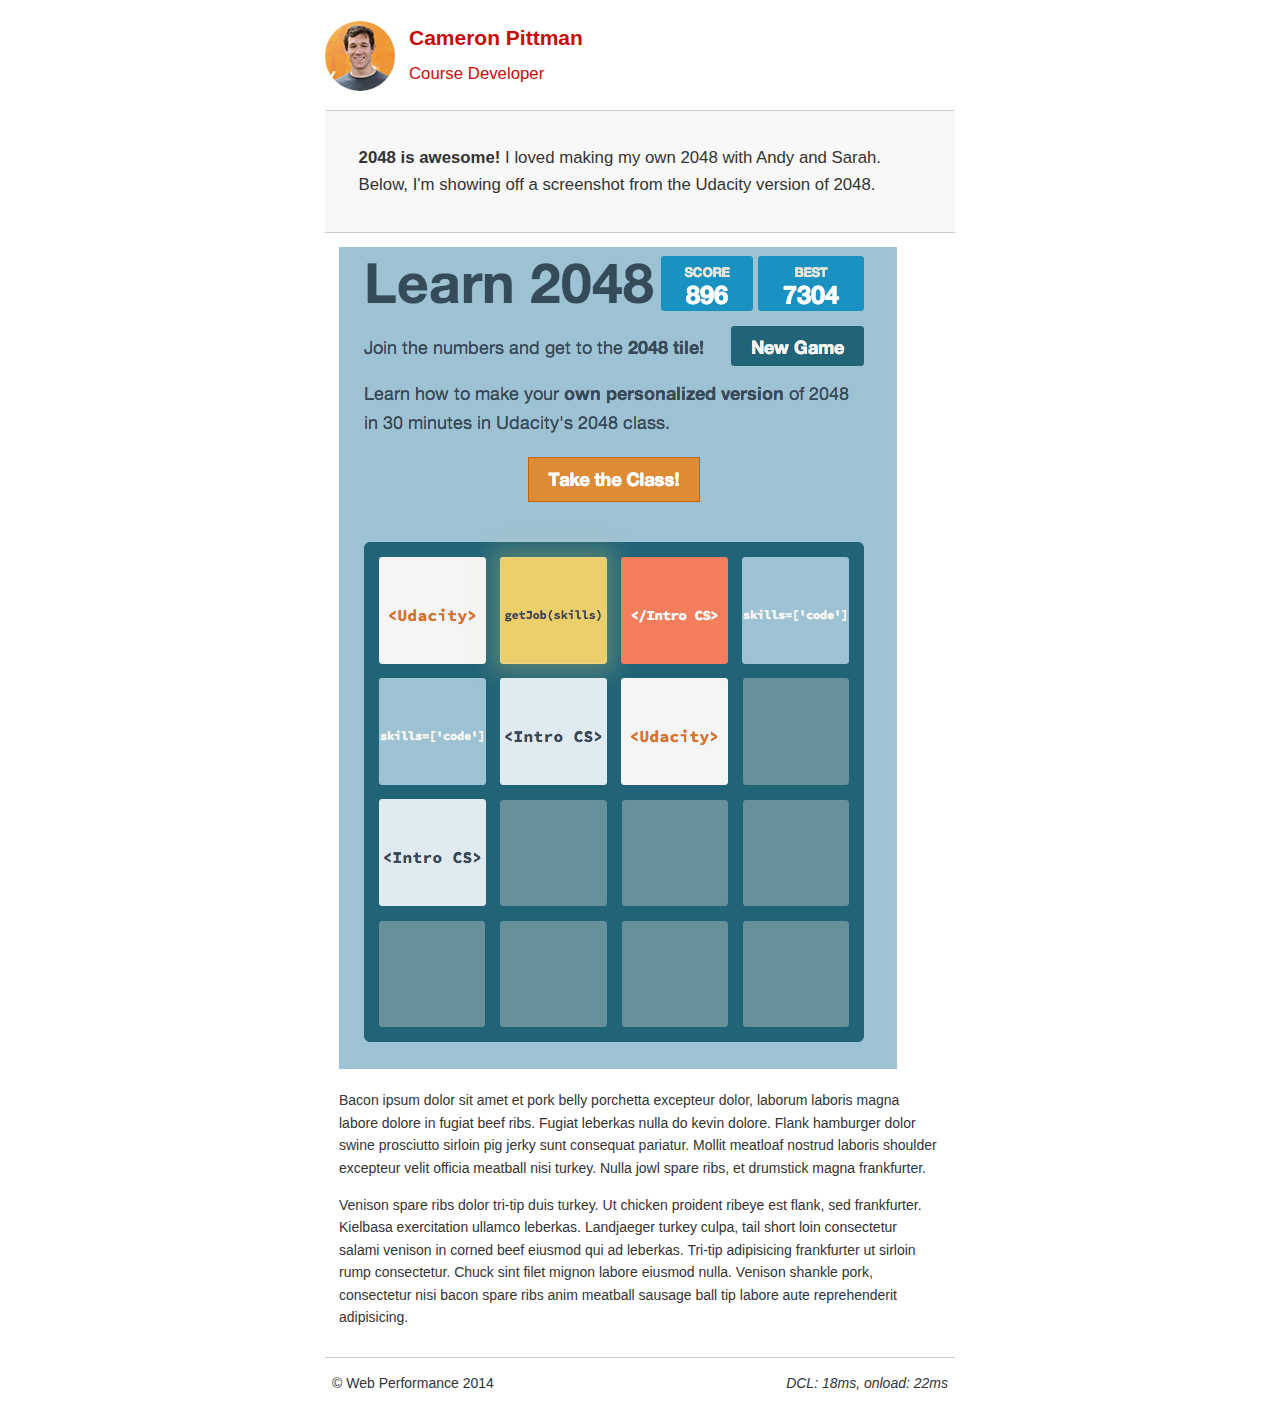
<file: project-2048.html>
<!DOCTYPE html>
<html lang="en">
  <head>
    <meta charset="utf-8">
    <meta name="viewport" content="width=device-width, initial-scale=1">
    <meta name="description" content=" FILL ME IN ">
    <meta name="author" content=" FILL ME IN ">
    <title>Cameron Pittman: Portfolio</title>

    <!-- Hmm, what is the impact of web fonts on speed? Measure it... -->
    <!-- <link href="//fonts.googleapis.com/css?family=Open+Sans:400,700" rel="stylesheet"> -->

    <link href="css/style.css" rel="stylesheet">
    <link href="css/print.css" rel="stylesheet">

    <script>
      (function(w,g){w['GoogleAnalyticsObject']=g;
      w[g]=w[g]||function(){(w[g].q=w[g].q||[]).push(arguments)};w[g].l=1*new Date();})(window,'ga');

      // Optional TODO: replace with your Google Analytics profile ID.
      ga('create', 'UA-XXXX-Y');
      ga('send', 'pageview');
    </script>
    <script src="//www.google-analytics.com/analytics.js"></script>
    <script src="js/perfmatters.js"></script>
  </head>

  <body>
    <header>
      <a href="/"><img src="img/profilepic.jpg"></a>
      <p>Cameron Pittman<br><span>Course Developer</span></p>
    </header>

    <div class="container">
      <div class="hero">
        <strong>2048 is awesome!</strong> I loved making my own 2048 with Andy and Sarah. Below, I'm showing off a screenshot from the Udacity version of 2048.
      </div>

      <div class="content">

        <img class="img-responsive" src="img/2048.png">

        <p>Bacon ipsum dolor sit amet et pork belly porchetta excepteur dolor, laborum laboris magna labore dolore in fugiat beef ribs. Fugiat leberkas nulla do kevin dolore. Flank hamburger dolor swine prosciutto sirloin pig jerky sunt consequat pariatur. Mollit meatloaf nostrud laboris shoulder excepteur velit officia meatball nisi turkey. Nulla jowl spare ribs, et drumstick magna frankfurter.</p>

        <p>Venison spare ribs dolor tri-tip duis turkey. Ut chicken proident ribeye est flank, sed frankfurter. Kielbasa exercitation ullamco leberkas. Landjaeger turkey culpa, tail short loin consectetur salami venison in corned beef eiusmod qui ad leberkas. Tri-tip adipisicing frankfurter ut sirloin rump consectetur. Chuck sint filet mignon labore eiusmod nulla. Venison shankle pork, consectetur nisi bacon spare ribs anim meatball sausage ball tip labore aute reprehenderit adipisicing.</p>

    </div>

    <footer>
      <p>&copy; Web Performance 2014 <span id="crp-stats"></span></p>
    </footer>
  </body>
</html>
</file>
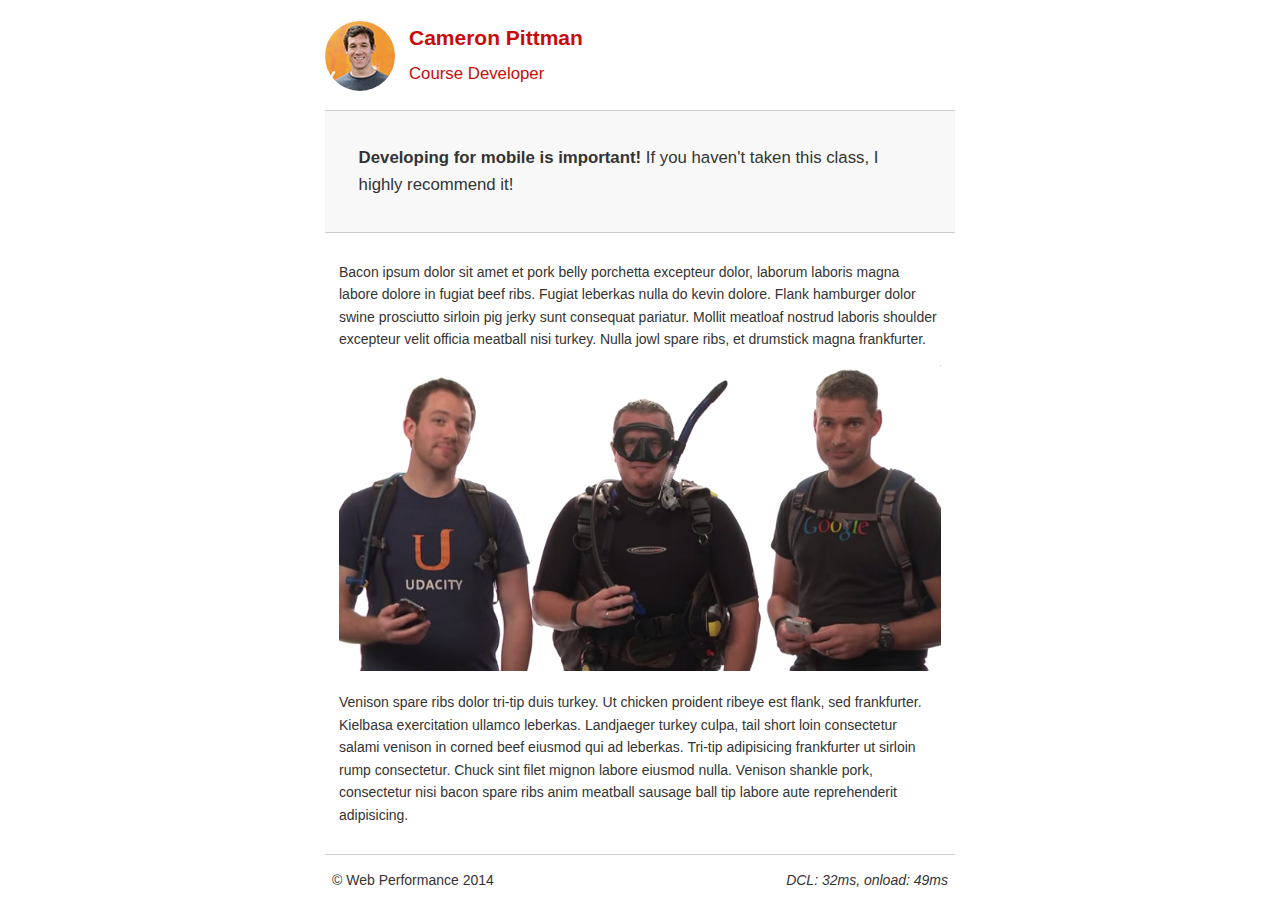
<file: project-mobile.html>
<!DOCTYPE html>
<html lang="en">
  <head>
    <meta charset="utf-8">
    <meta name="viewport" content="width=device-width, initial-scale=1">
    <meta name="description" content=" FILL ME IN ">
    <meta name="author" content=" FILL ME IN ">
    <title>Cameron Pitman: Portfolio</title>

    <!-- Hmm, what is the impact of web fonts on speed? Measure it... -->
    <!-- <link href="//fonts.googleapis.com/css?family=Open+Sans:400,700" rel="stylesheet"> -->

    <link href="css/style.css" rel="stylesheet">
    <link href="css/print.css" rel="stylesheet">

    <script>
      (function(w,g){w['GoogleAnalyticsObject']=g;
      w[g]=w[g]||function(){(w[g].q=w[g].q||[]).push(arguments)};w[g].l=1*new Date();})(window,'ga');

      // Optional TODO: replace with your Google Analytics profile ID.
      ga('create', 'UA-XXXX-Y');
      ga('send', 'pageview');
    </script>
    <script src="http://www.google-analytics.com/analytics.js"></script>
    <script async src="js/perfmatters.js"></script>
  </head>

  <body>
    <header>
      <a href="/"><img src="img/profilepic.jpg"></a>
      <p>Cameron Pittman<br><span>Course Developer</span></p>
    </header>

    <div class="container">
      <div class="hero">
        <strong>Developing for mobile is important!</strong> If you haven't taken this class, I highly recommend it!
      </div>

      <div class="content">

        <p>Bacon ipsum dolor sit amet et pork belly porchetta excepteur dolor, laborum laboris magna labore dolore in fugiat beef ribs. Fugiat leberkas nulla do kevin dolore. Flank hamburger dolor swine prosciutto sirloin pig jerky sunt consequat pariatur. Mollit meatloaf nostrud laboris shoulder excepteur velit officia meatball nisi turkey. Nulla jowl spare ribs, et drumstick magna frankfurter.</p>

        <img src="img/mobilewebdev.jpg">

        <p>Venison spare ribs dolor tri-tip duis turkey. Ut chicken proident ribeye est flank, sed frankfurter. Kielbasa exercitation ullamco leberkas. Landjaeger turkey culpa, tail short loin consectetur salami venison in corned beef eiusmod qui ad leberkas. Tri-tip adipisicing frankfurter ut sirloin rump consectetur. Chuck sint filet mignon labore eiusmod nulla. Venison shankle pork, consectetur nisi bacon spare ribs anim meatball sausage ball tip labore aute reprehenderit adipisicing.</p>

    </div>

    <footer>
      <p>&copy; Web Performance 2014 <span id="crp-stats"></span></p>
    </footer>
  </body>
</html>
</file>
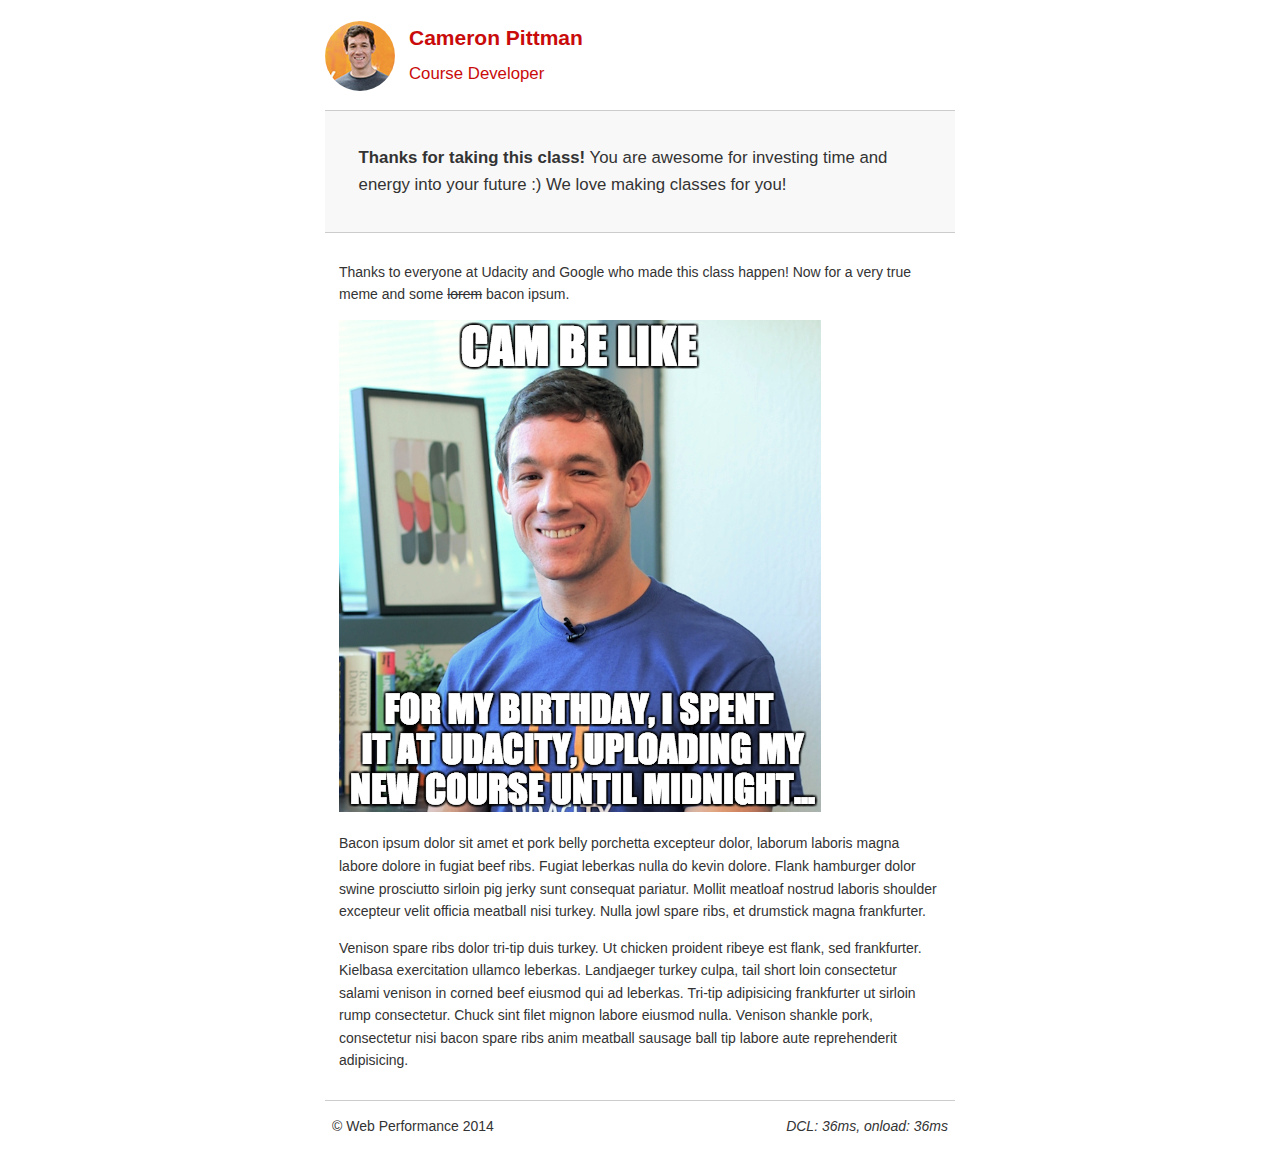
<file: project-webperf.html>
<!DOCTYPE html>
<html lang="en">
  <head>
    <meta charset="utf-8">
    <meta name="viewport" content="width=device-width, initial-scale=1">
    <meta name="description" content=" FILL ME IN ">
    <meta name="author" content=" FILL ME IN ">
    <title>Cameron Pittman: Portfolio</title>

    <!-- Hmm, what is the impact of web fonts on speed? Measure it... -->
    <!-- <link href="//fonts.googleapis.com/css?family=Open+Sans:400,700" rel="stylesheet"> -->

    <link href="css/style.css" rel="stylesheet">
    <link href="css/print.css" rel="stylesheet">

    <script>
      (function(w,g){w['GoogleAnalyticsObject']=g;
      w[g]=w[g]||function(){(w[g].q=w[g].q||[]).push(arguments)};w[g].l=1*new Date();})(window,'ga');

      // Optional TODO: replace with your Google Analytics profile ID.
      ga('create', 'UA-XXXX-Y');
      ga('send', 'pageview');
    </script>
    <script src="http://www.google-analytics.com/analytics.js"></script>
    <script async src="js/perfmatters.js"></script>
  </head>

  <body>
    <header>
      <a href="/"><img src="img/profilepic.jpg"></a>
      <p>Cameron Pittman<br><span>Course Developer</span></p>
    </header>

    <div class="container">
      <div class="hero">
        <strong>Thanks for taking this class!</strong> You are awesome for investing time and energy into your future :) We love making classes for you!
      </div>

      <div class="content">

        <p>Thanks to everyone at Udacity and Google who made this class happen! Now for a very true meme and some <strike>lorem</strike> bacon ipsum.</p>

        <img src="img/cam_be_like.jpg">

        <p>Bacon ipsum dolor sit amet et pork belly porchetta excepteur dolor, laborum laboris magna labore dolore in fugiat beef ribs. Fugiat leberkas nulla do kevin dolore. Flank hamburger dolor swine prosciutto sirloin pig jerky sunt consequat pariatur. Mollit meatloaf nostrud laboris shoulder excepteur velit officia meatball nisi turkey. Nulla jowl spare ribs, et drumstick magna frankfurter.</p>

        <p>Venison spare ribs dolor tri-tip duis turkey. Ut chicken proident ribeye est flank, sed frankfurter. Kielbasa exercitation ullamco leberkas. Landjaeger turkey culpa, tail short loin consectetur salami venison in corned beef eiusmod qui ad leberkas. Tri-tip adipisicing frankfurter ut sirloin rump consectetur. Chuck sint filet mignon labore eiusmod nulla. Venison shankle pork, consectetur nisi bacon spare ribs anim meatball sausage ball tip labore aute reprehenderit adipisicing.</p>

    </div>

    <footer>
      <p>&copy; Web Performance 2014 <span id="crp-stats"></span></p>
    </footer>
  </body>
</html>
</file>
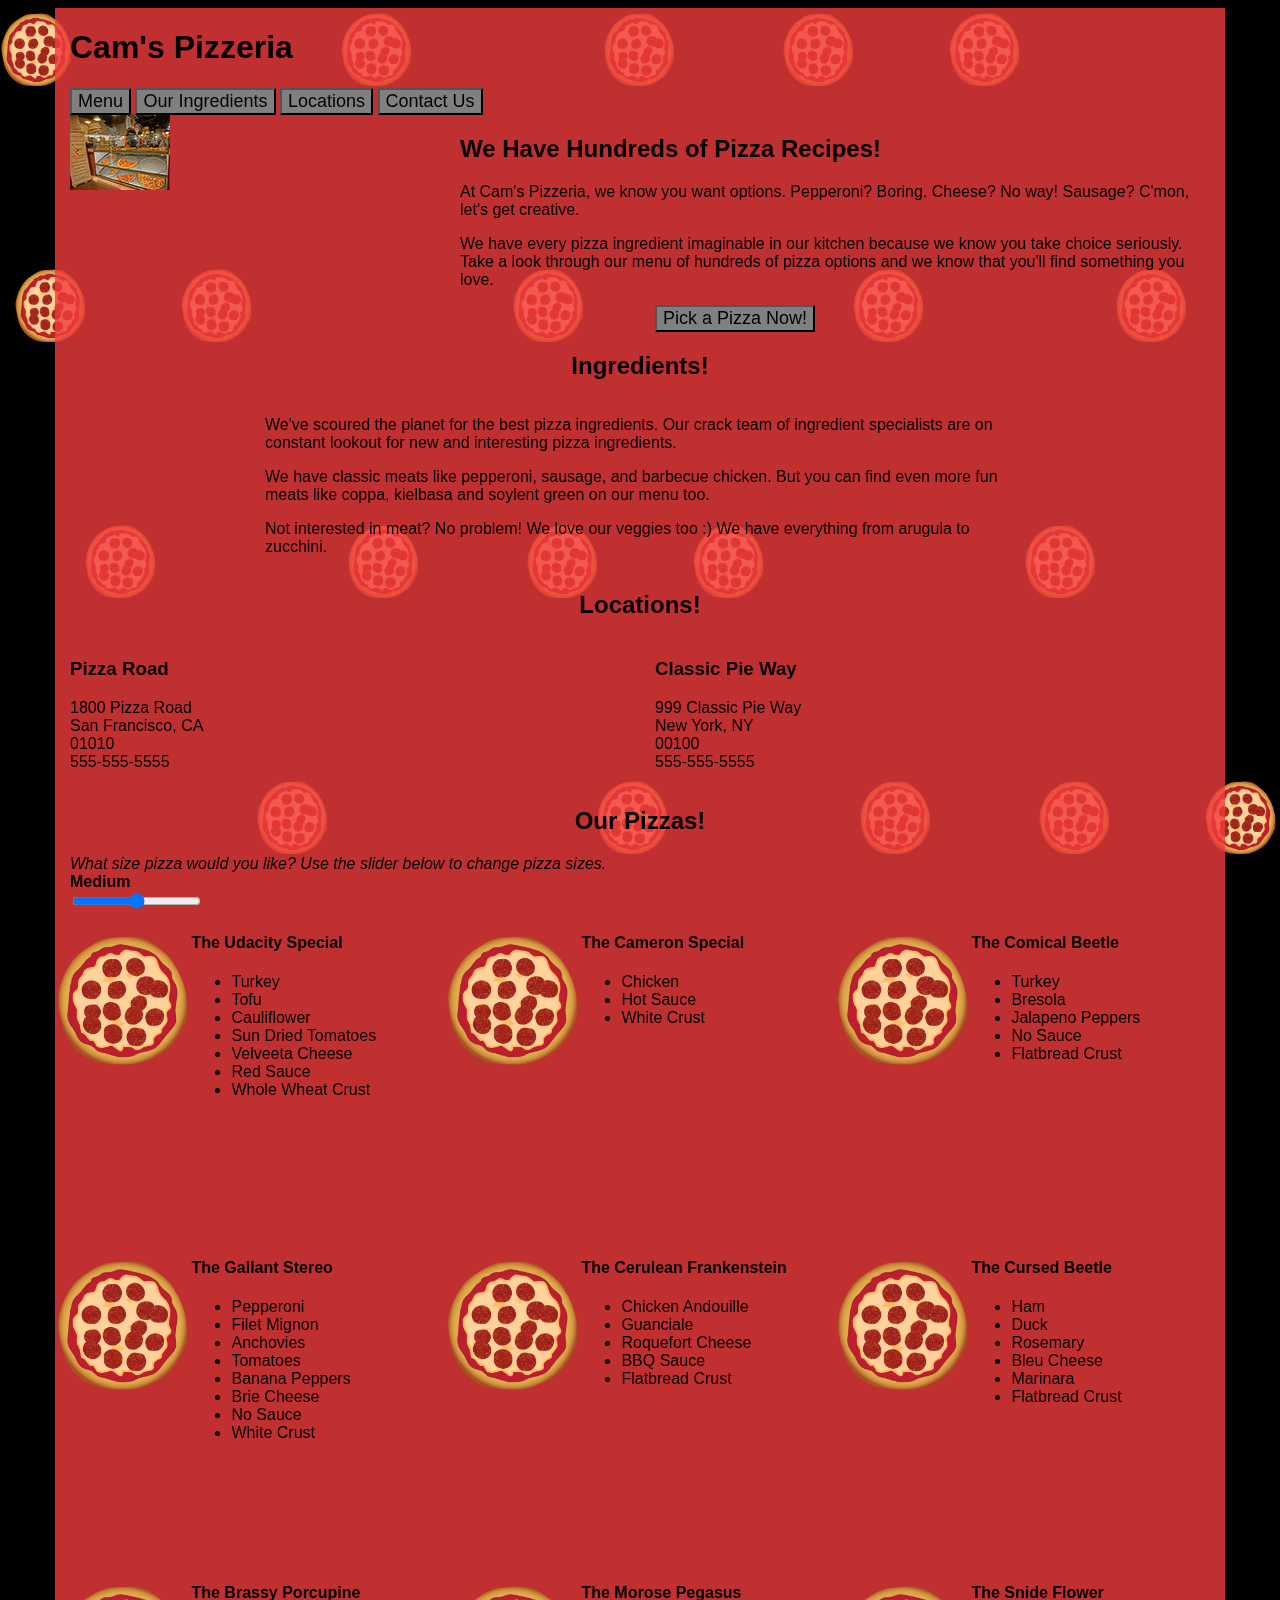
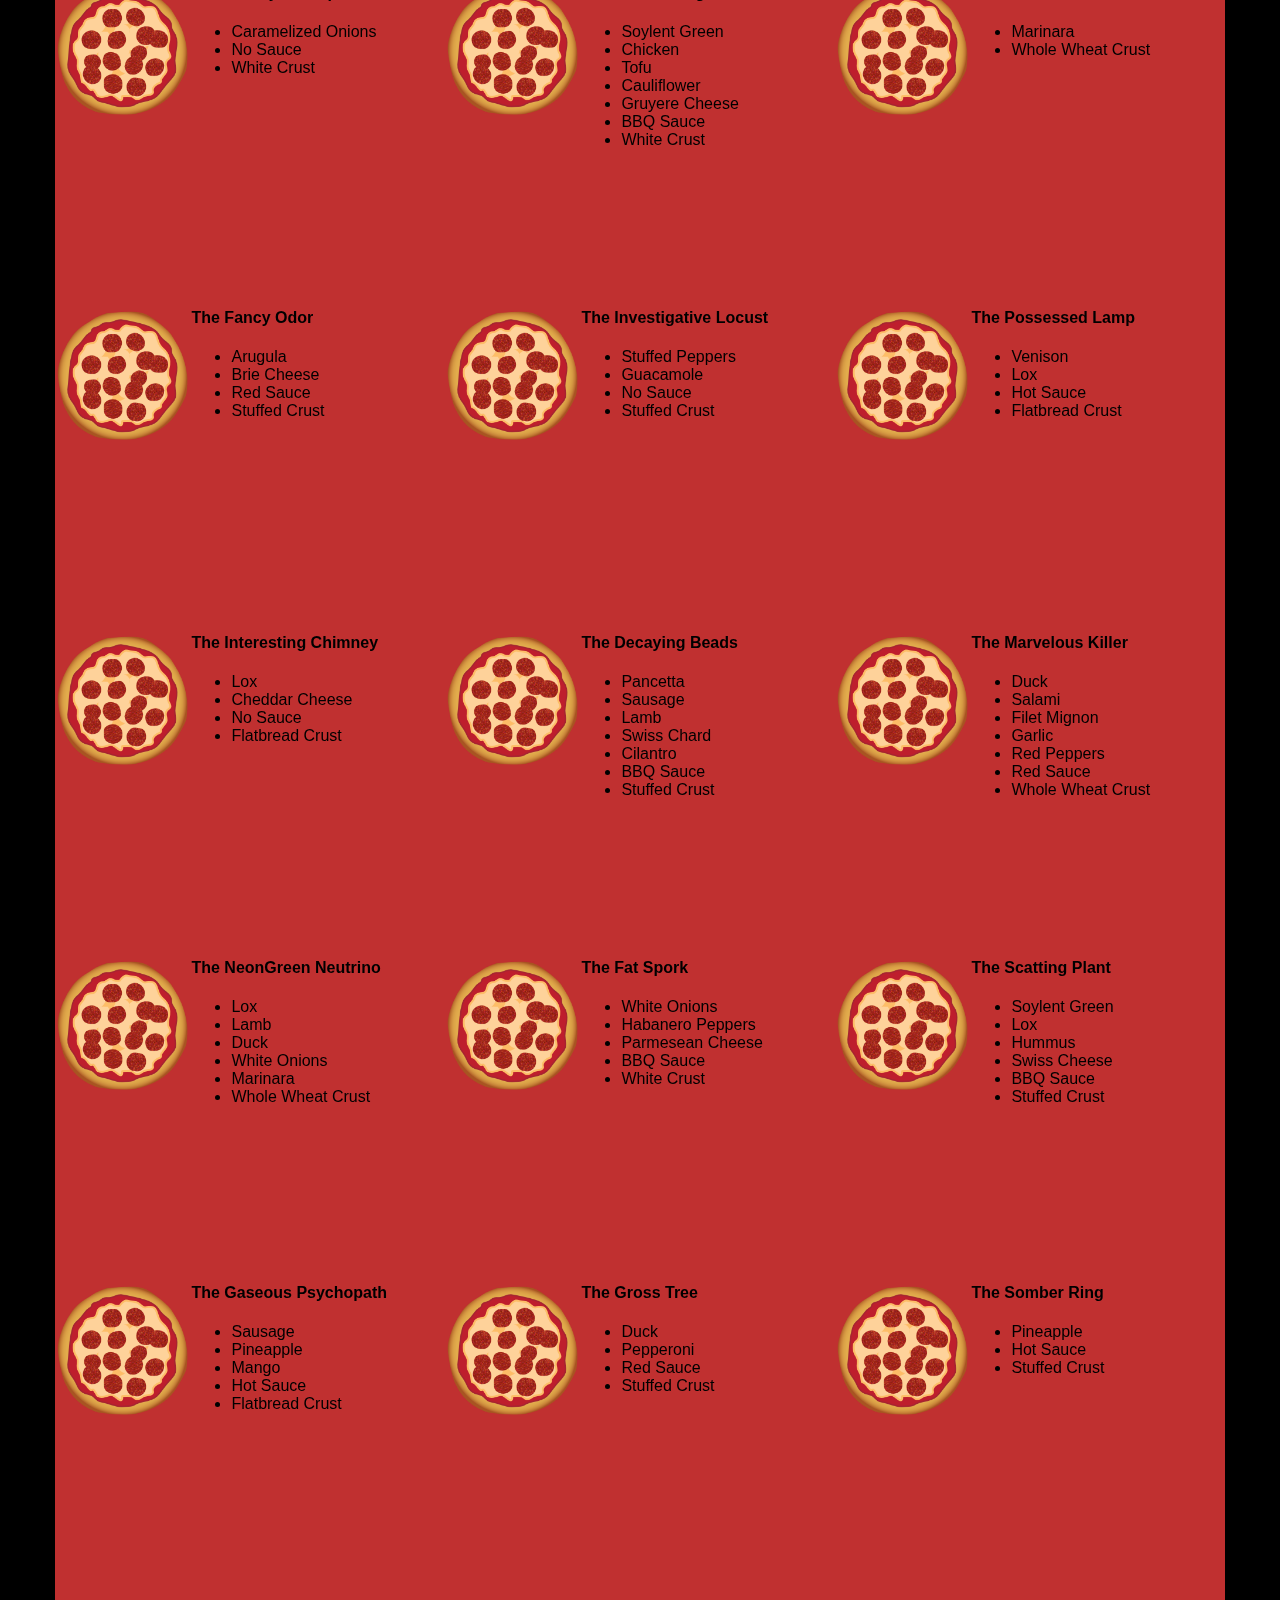
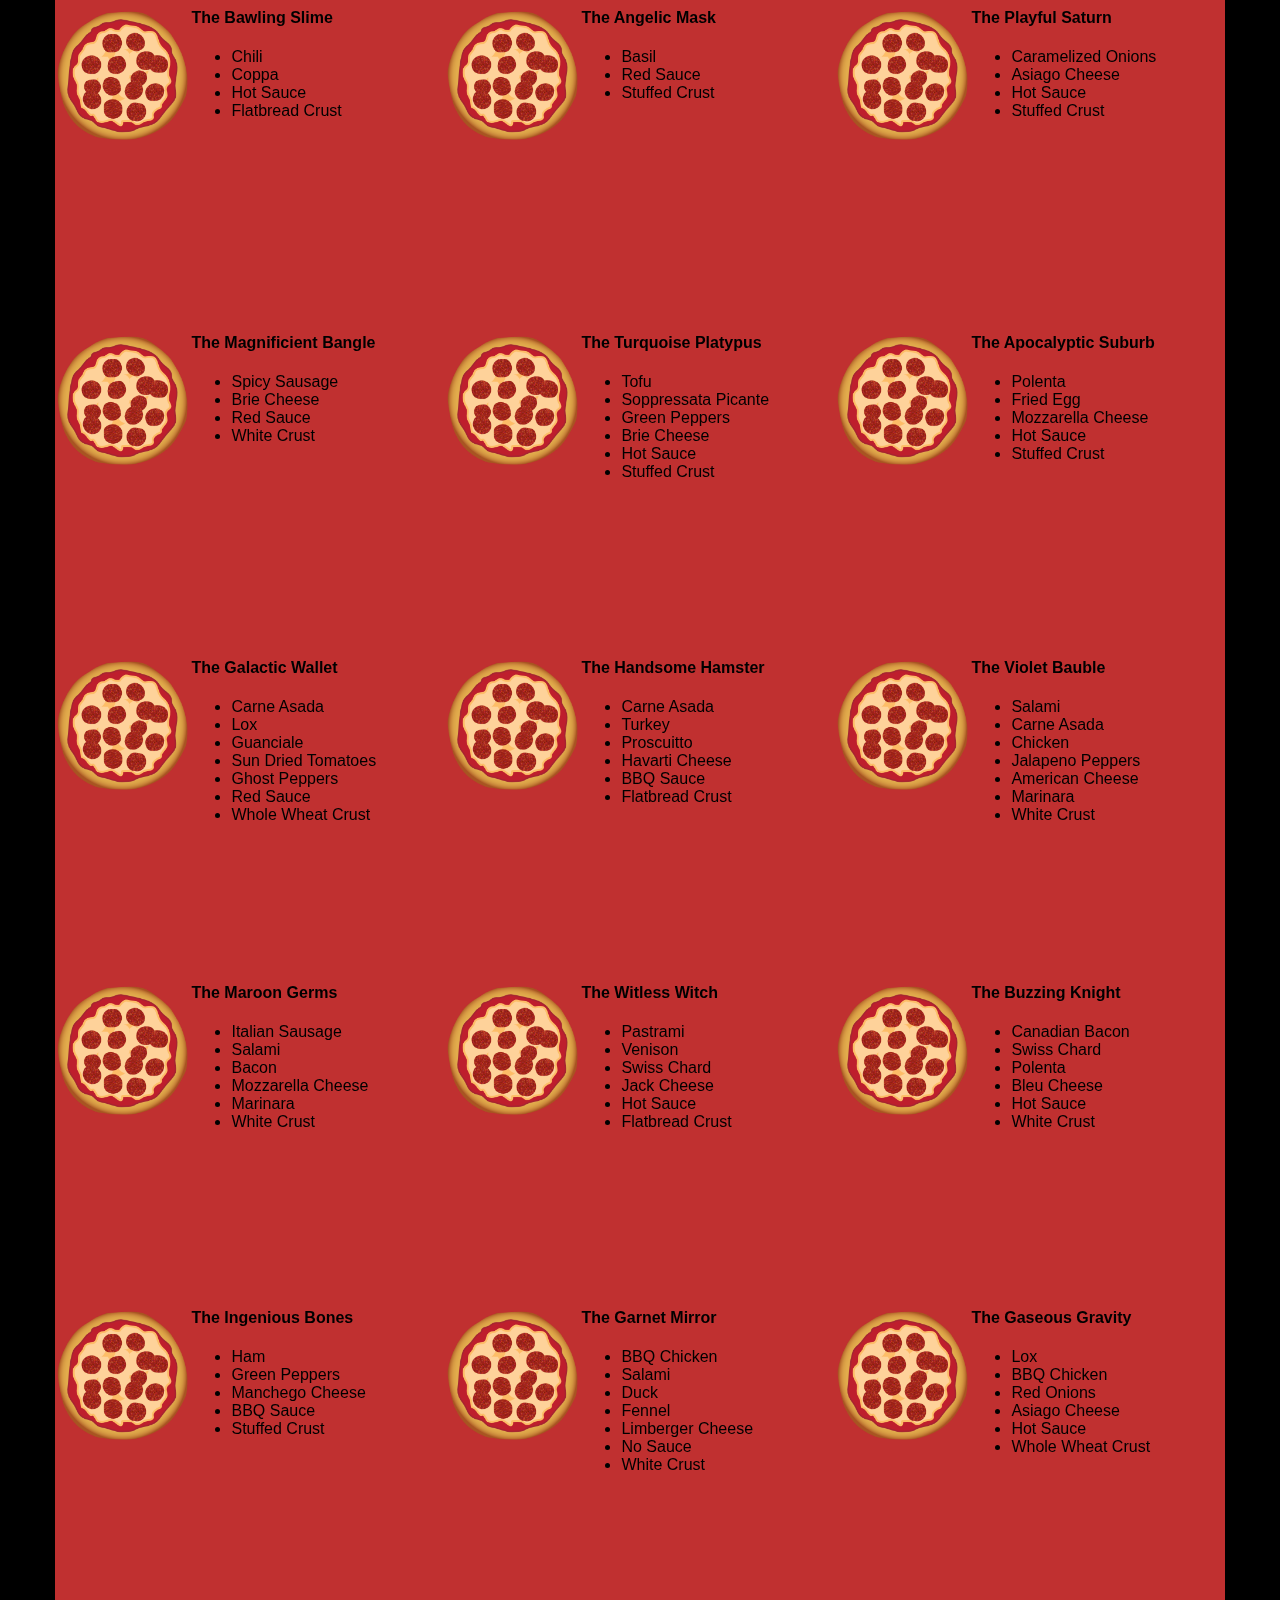
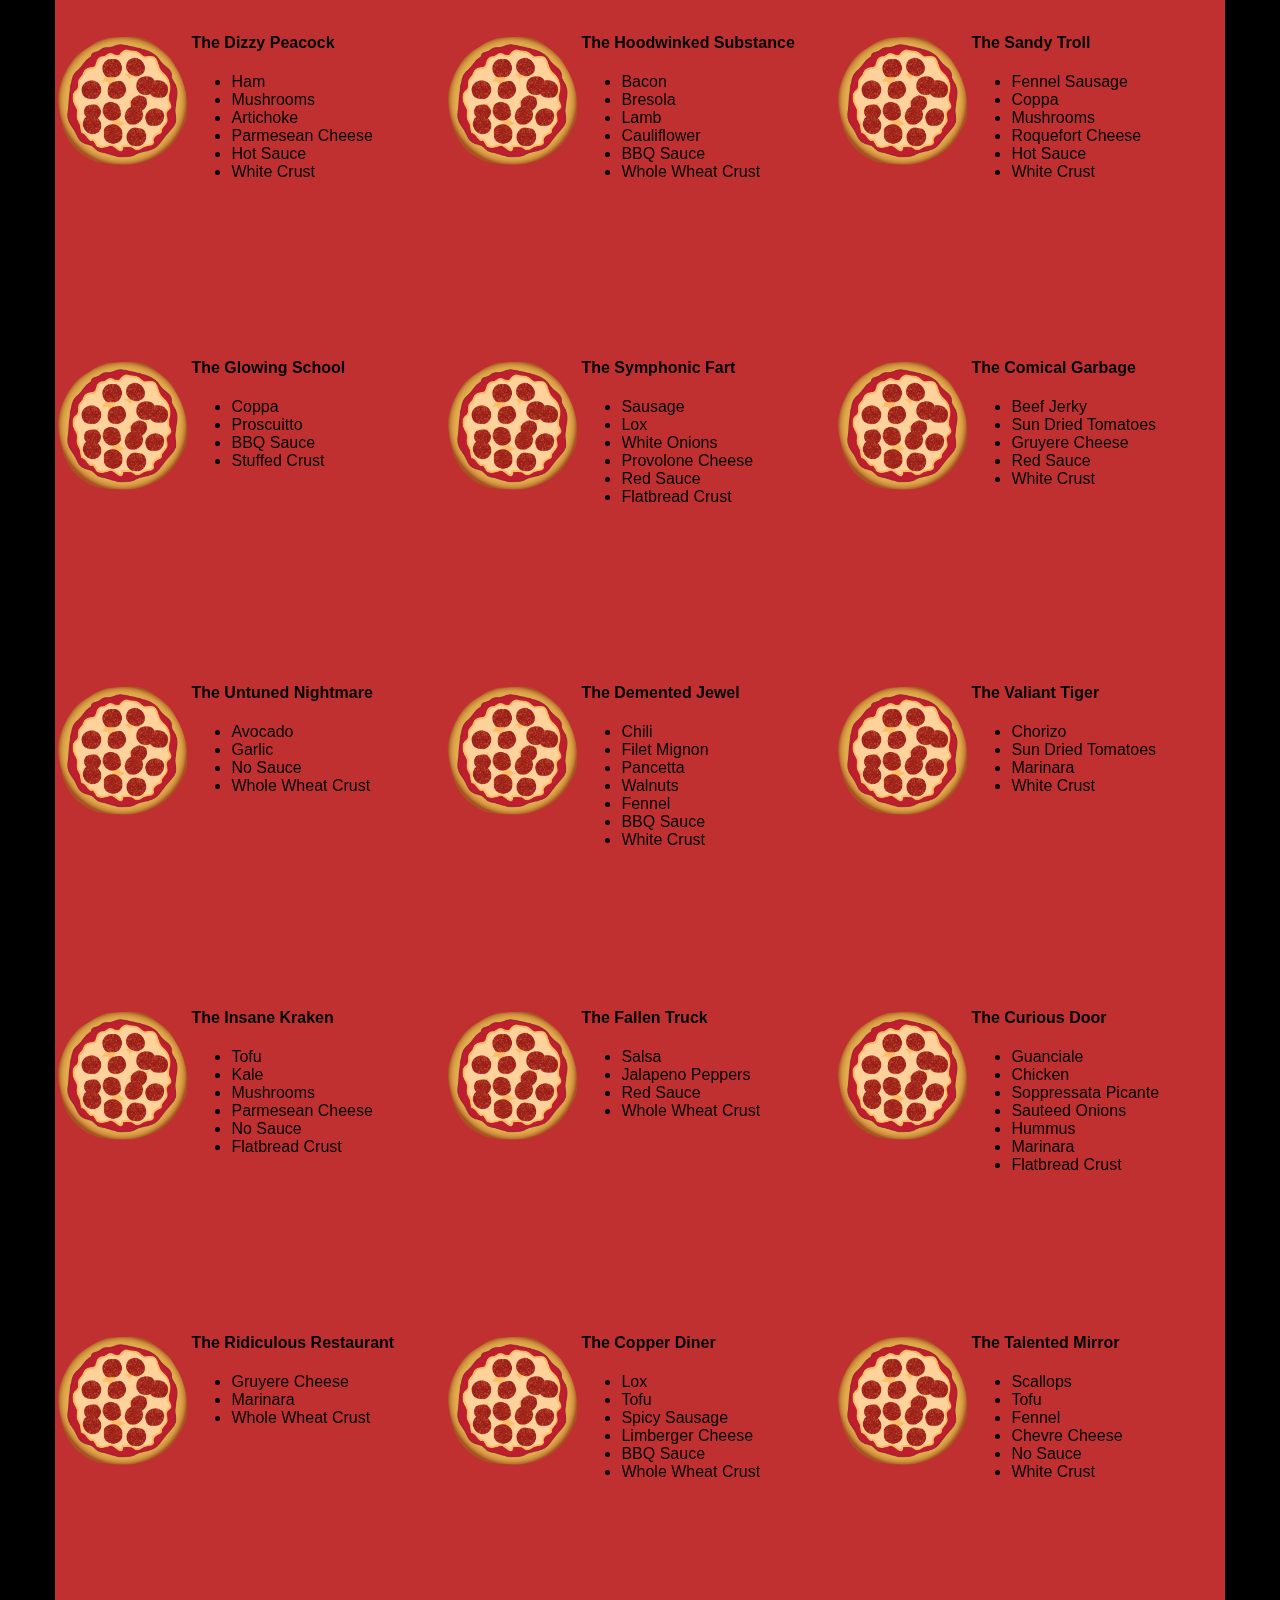
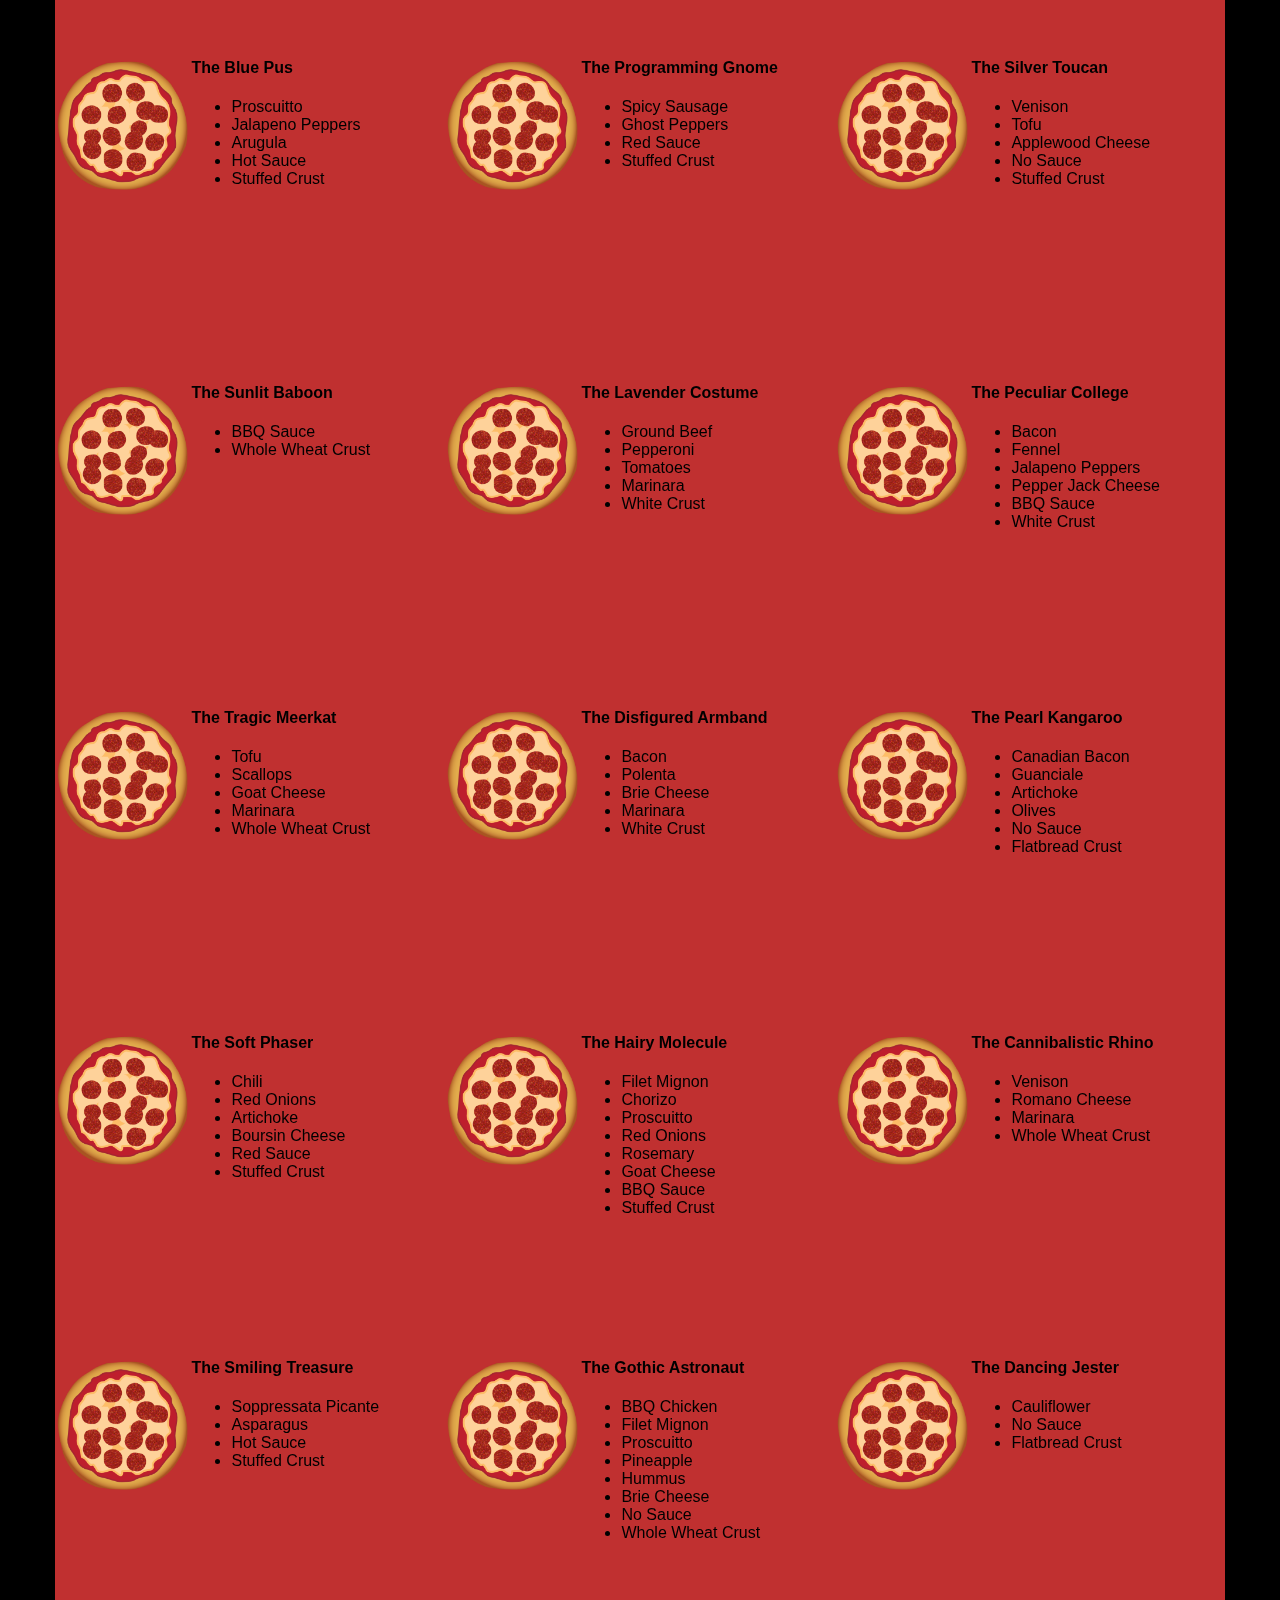
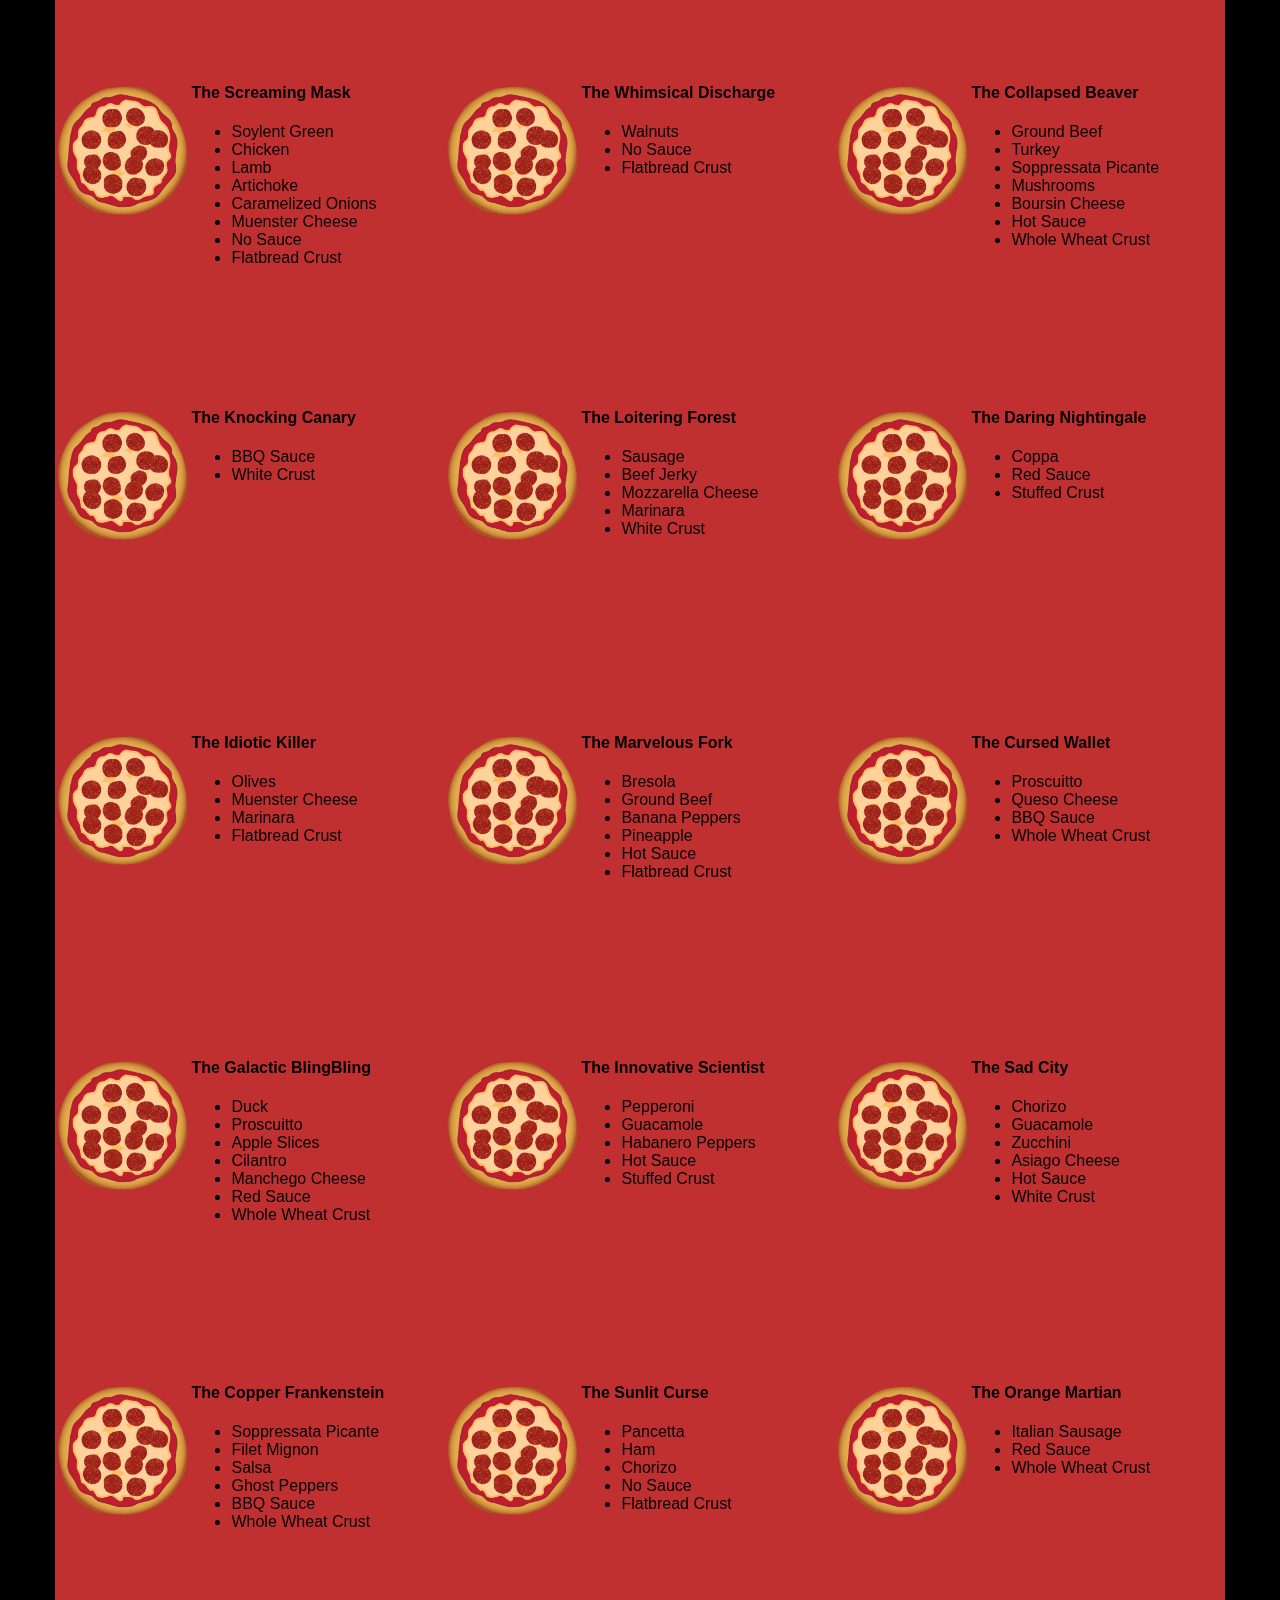
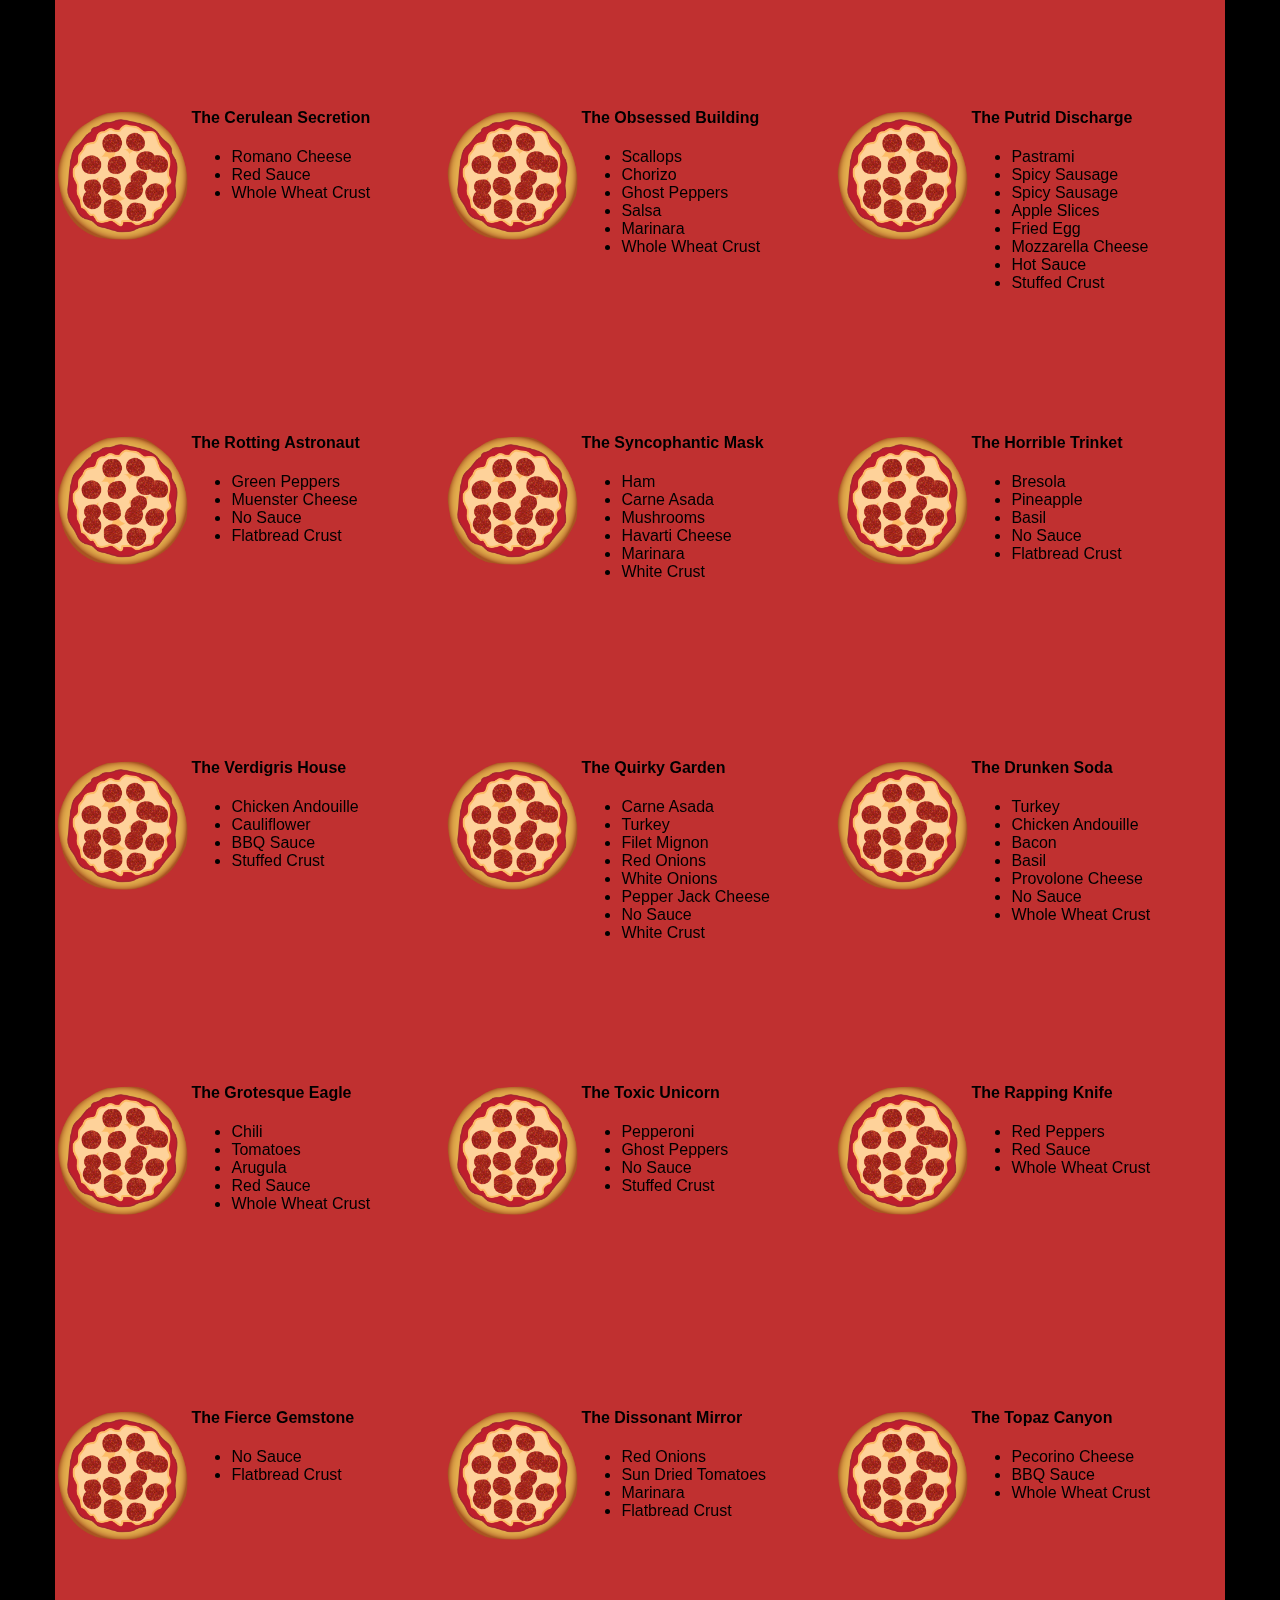
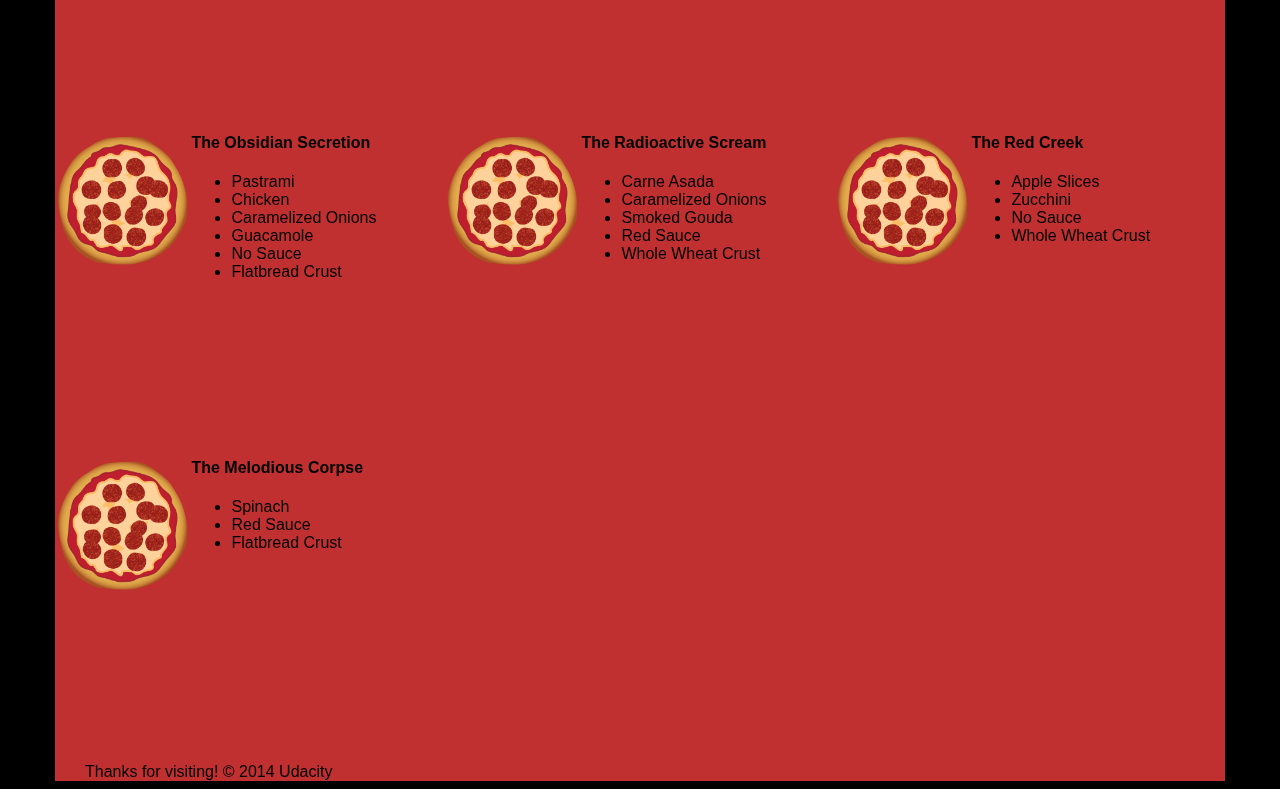
<file: views/pizza.html>
<!DOCTYPE HTML>
<html>
<head>
    <meta charset="utf-8">
    <meta name="viewport" content="width=device-width, initial-scale=1">
   
  
     
    <link rel="stylesheet" href="css/style.css">
  <!-- inline, minifie
        <link rel="stylesheet" href="css/bootstrap-grid.css">
      -->
  <style>
    /*!
 * Bootstrap v3.2.0 (http://getbootstrap.com)
 * Copyright 2011-2014 Twitter, Inc.
 * Licensed under MIT (https://github.com/twbs/bootstrap/blob/master/LICENSE)
 *//*!
 * Generated using the Bootstrap Customizer (http://getbootstrap.com/customize/?id=6b5a4e476fec98c1638f)
 * Config saved to config.json and https://gist.github.com/6b5a4e476fec98c1638f
 *//*! normalize.css v3.0.1 | MIT License | git.io/normalize */.img-responsive,.img-thumbnail{width:100%\9;max-width:100%;height:auto}img{vertical-align:middle}.img-responsive{display:block}.img-rounded{border-radius:6px}.img-thumbnail{padding:4px;line-height:1.42857143;background-color:#fff;border:1px solid #ddd;border-radius:4px;-webkit-transition:all .2s ease-in-out;-o-transition:all .2s ease-in-out;transition:all .2s ease-in-out;display:inline-block}.img-circle{border-radius:50%}hr{margin-top:20px;margin-bottom:20px;border:0;border-top:1px solid #eee}.sr-only{position:absolute;width:1px;height:1px;margin:-1px;padding:0;overflow:hidden;clip:rect(0,0,0,0);border:0}.sr-only-focusable:active,.sr-only-focusable:focus{position:static;width:auto;height:auto;margin:0;overflow:visible;clip:auto}.container,.container-fluid{margin-right:auto;margin-left:auto;padding-left:15px;padding-right:15px}@media (min-width:768px){.container{width:750px}}@media (min-width:992px){.container{width:970px}}@media (min-width:1200px){.container{width:1170px}}.row{margin-left:-15px;margin-right:-15px}.col-lg-1,.col-lg-10,.col-lg-11,.col-lg-12,.col-lg-2,.col-lg-3,.col-lg-4,.col-lg-5,.col-lg-6,.col-lg-7,.col-lg-8,.col-lg-9,.col-md-1,.col-md-10,.col-md-11,.col-md-12,.col-md-2,.col-md-3,.col-md-4,.col-md-5,.col-md-6,.col-md-7,.col-md-8,.col-md-9,.col-sm-1,.col-sm-10,.col-sm-11,.col-sm-12,.col-sm-2,.col-sm-3,.col-sm-4,.col-sm-5,.col-sm-6,.col-sm-7,.col-sm-8,.col-sm-9,.col-xs-1,.col-xs-10,.col-xs-11,.col-xs-12,.col-xs-2,.col-xs-3,.col-xs-4,.col-xs-5,.col-xs-6,.col-xs-7,.col-xs-8,.col-xs-9{position:relative;min-height:1px;padding-left:15px;padding-right:15px}.col-xs-1,.col-xs-10,.col-xs-11,.col-xs-12,.col-xs-2,.col-xs-3,.col-xs-4,.col-xs-5,.col-xs-6,.col-xs-7,.col-xs-8,.col-xs-9{float:left}.col-xs-12{width:100%}.col-xs-11{width:91.66666667%}.col-xs-10{width:83.33333333%}.col-xs-9{width:75%}.col-xs-8{width:66.66666667%}.col-xs-7{width:58.33333333%}.col-xs-6{width:50%}.col-xs-5{width:41.66666667%}.col-xs-4{width:33.33333333%}.col-xs-3{width:25%}.col-xs-2{width:16.66666667%}.col-xs-1{width:8.33333333%}.col-xs-pull-12{right:100%}.col-xs-pull-11{right:91.66666667%}.col-xs-pull-10{right:83.33333333%}.col-xs-pull-9{right:75%}.col-xs-pull-8{right:66.66666667%}.col-xs-pull-7{right:58.33333333%}.col-xs-pull-6{right:50%}.col-xs-pull-5{right:41.66666667%}.col-xs-pull-4{right:33.33333333%}.col-xs-pull-3{right:25%}.col-xs-pull-2{right:16.66666667%}.col-xs-pull-1{right:8.33333333%}.col-xs-pull-0{right:auto}.col-xs-push-12{left:100%}.col-xs-push-11{left:91.66666667%}.col-xs-push-10{left:83.33333333%}.col-xs-push-9{left:75%}.col-xs-push-8{left:66.66666667%}.col-xs-push-7{left:58.33333333%}.col-xs-push-6{left:50%}.col-xs-push-5{left:41.66666667%}.col-xs-push-4{left:33.33333333%}.col-xs-push-3{left:25%}.col-xs-push-2{left:16.66666667%}.col-xs-push-1{left:8.33333333%}.col-xs-push-0{left:auto}.col-xs-offset-12{margin-left:100%}.col-xs-offset-11{margin-left:91.66666667%}.col-xs-offset-10{margin-left:83.33333333%}.col-xs-offset-9{margin-left:75%}.col-xs-offset-8{margin-left:66.66666667%}.col-xs-offset-7{margin-left:58.33333333%}.col-xs-offset-6{margin-left:50%}.col-xs-offset-5{margin-left:41.66666667%}.col-xs-offset-4{margin-left:33.33333333%}.col-xs-offset-3{margin-left:25%}.col-xs-offset-2{margin-left:16.66666667%}.col-xs-offset-1{margin-left:8.33333333%}.col-xs-offset-0{margin-left:0}@media (min-width:768px){.col-sm-1,.col-sm-10,.col-sm-11,.col-sm-12,.col-sm-2,.col-sm-3,.col-sm-4,.col-sm-5,.col-sm-6,.col-sm-7,.col-sm-8,.col-sm-9{float:left}.col-sm-12{width:100%}.col-sm-11{width:91.66666667%}.col-sm-10{width:83.33333333%}.col-sm-9{width:75%}.col-sm-8{width:66.66666667%}.col-sm-7{width:58.33333333%}.col-sm-6{width:50%}.col-sm-5{width:41.66666667%}.col-sm-4{width:33.33333333%}.col-sm-3{width:25%}.col-sm-2{width:16.66666667%}.col-sm-1{width:8.33333333%}.col-sm-pull-12{right:100%}.col-sm-pull-11{right:91.66666667%}.col-sm-pull-10{right:83.33333333%}.col-sm-pull-9{right:75%}.col-sm-pull-8{right:66.66666667%}.col-sm-pull-7{right:58.33333333%}.col-sm-pull-6{right:50%}.col-sm-pull-5{right:41.66666667%}.col-sm-pull-4{right:33.33333333%}.col-sm-pull-3{right:25%}.col-sm-pull-2{right:16.66666667%}.col-sm-pull-1{right:8.33333333%}.col-sm-pull-0{right:auto}.col-sm-push-12{left:100%}.col-sm-push-11{left:91.66666667%}.col-sm-push-10{left:83.33333333%}.col-sm-push-9{left:75%}.col-sm-push-8{left:66.66666667%}.col-sm-push-7{left:58.33333333%}.col-sm-push-6{left:50%}.col-sm-push-5{left:41.66666667%}.col-sm-push-4{left:33.33333333%}.col-sm-push-3{left:25%}.col-sm-push-2{left:16.66666667%}.col-sm-push-1{left:8.33333333%}.col-sm-push-0{left:auto}.col-sm-offset-12{margin-left:100%}.col-sm-offset-11{margin-left:91.66666667%}.col-sm-offset-10{margin-left:83.33333333%}.col-sm-offset-9{margin-left:75%}.col-sm-offset-8{margin-left:66.66666667%}.col-sm-offset-7{margin-left:58.33333333%}.col-sm-offset-6{margin-left:50%}.col-sm-offset-5{margin-left:41.66666667%}.col-sm-offset-4{margin-left:33.33333333%}.col-sm-offset-3{margin-left:25%}.col-sm-offset-2{margin-left:16.66666667%}.col-sm-offset-1{margin-left:8.33333333%}.col-sm-offset-0{margin-left:0}}@media (min-width:992px){.col-md-1,.col-md-10,.col-md-11,.col-md-12,.col-md-2,.col-md-3,.col-md-4,.col-md-5,.col-md-6,.col-md-7,.col-md-8,.col-md-9{float:left}.col-md-12{width:100%}.col-md-11{width:91.66666667%}.col-md-10{width:83.33333333%}.col-md-9{width:75%}.col-md-8{width:66.66666667%}.col-md-7{width:58.33333333%}.col-md-6{width:50%}.col-md-5{width:41.66666667%}.col-md-4{width:33.33333333%}.col-md-3{width:25%}.col-md-2{width:16.66666667%}.col-md-1{width:8.33333333%}.col-md-pull-12{right:100%}.col-md-pull-11{right:91.66666667%}.col-md-pull-10{right:83.33333333%}.col-md-pull-9{right:75%}.col-md-pull-8{right:66.66666667%}.col-md-pull-7{right:58.33333333%}.col-md-pull-6{right:50%}.col-md-pull-5{right:41.66666667%}.col-md-pull-4{right:33.33333333%}.col-md-pull-3{right:25%}.col-md-pull-2{right:16.66666667%}.col-md-pull-1{right:8.33333333%}.col-md-pull-0{right:auto}.col-md-push-12{left:100%}.col-md-push-11{left:91.66666667%}.col-md-push-10{left:83.33333333%}.col-md-push-9{left:75%}.col-md-push-8{left:66.66666667%}.col-md-push-7{left:58.33333333%}.col-md-push-6{left:50%}.col-md-push-5{left:41.66666667%}.col-md-push-4{left:33.33333333%}.col-md-push-3{left:25%}.col-md-push-2{left:16.66666667%}.col-md-push-1{left:8.33333333%}.col-md-push-0{left:auto}.col-md-offset-12{margin-left:100%}.col-md-offset-11{margin-left:91.66666667%}.col-md-offset-10{margin-left:83.33333333%}.col-md-offset-9{margin-left:75%}.col-md-offset-8{margin-left:66.66666667%}.col-md-offset-7{margin-left:58.33333333%}.col-md-offset-6{margin-left:50%}.col-md-offset-5{margin-left:41.66666667%}.col-md-offset-4{margin-left:33.33333333%}.col-md-offset-3{margin-left:25%}.col-md-offset-2{margin-left:16.66666667%}.col-md-offset-1{margin-left:8.33333333%}.col-md-offset-0{margin-left:0}}@media (min-width:1200px){.col-lg-1,.col-lg-10,.col-lg-11,.col-lg-12,.col-lg-2,.col-lg-3,.col-lg-4,.col-lg-5,.col-lg-6,.col-lg-7,.col-lg-8,.col-lg-9{float:left}.col-lg-12{width:100%}.col-lg-11{width:91.66666667%}.col-lg-10{width:83.33333333%}.col-lg-9{width:75%}.col-lg-8{width:66.66666667%}.col-lg-7{width:58.33333333%}.col-lg-6{width:50%}.col-lg-5{width:41.66666667%}.col-lg-4{width:33.33333333%}.col-lg-3{width:25%}.col-lg-2{width:16.66666667%}.col-lg-1{width:8.33333333%}.col-lg-pull-12{right:100%}.col-lg-pull-11{right:91.66666667%}.col-lg-pull-10{right:83.33333333%}.col-lg-pull-9{right:75%}.col-lg-pull-8{right:66.66666667%}.col-lg-pull-7{right:58.33333333%}.col-lg-pull-6{right:50%}.col-lg-pull-5{right:41.66666667%}.col-lg-pull-4{right:33.33333333%}.col-lg-pull-3{right:25%}.col-lg-pull-2{right:16.66666667%}.col-lg-pull-1{right:8.33333333%}.col-lg-pull-0{right:auto}.col-lg-push-12{left:100%}.col-lg-push-11{left:91.66666667%}.col-lg-push-10{left:83.33333333%}.col-lg-push-9{left:75%}.col-lg-push-8{left:66.66666667%}.col-lg-push-7{left:58.33333333%}.col-lg-push-6{left:50%}.col-lg-push-5{left:41.66666667%}.col-lg-push-4{left:33.33333333%}.col-lg-push-3{left:25%}.col-lg-push-2{left:16.66666667%}.col-lg-push-1{left:8.33333333%}.col-lg-push-0{left:auto}.col-lg-offset-12{margin-left:100%}.col-lg-offset-11{margin-left:91.66666667%}.col-lg-offset-10{margin-left:83.33333333%}.col-lg-offset-9{margin-left:75%}.col-lg-offset-8{margin-left:66.66666667%}.col-lg-offset-7{margin-left:58.33333333%}.col-lg-offset-6{margin-left:50%}.col-lg-offset-5{margin-left:41.66666667%}.col-lg-offset-4{margin-left:33.33333333%}.col-lg-offset-3{margin-left:25%}.col-lg-offset-2{margin-left:16.66666667%}.col-lg-offset-1{margin-left:8.33333333%}.col-lg-offset-0{margin-left:0}}.clearfix:after,.clearfix:before,.container-fluid:after,.container-fluid:before,.container:after,.container:before,.row:after,.row:before{content:" ";display:table}.clearfix:after,.container-fluid:after,.container:after,.row:after{clear:both}.center-block{display:block;margin-left:auto;margin-right:auto}.pull-right{float:right!important}.pull-left{float:left!important}.hide{display:none!important}.show{display:block!important}.invisible{visibility:hidden}.text-hide{font:0/0 a;color:transparent;text-shadow:none;background-color:transparent;border:0}.hidden{display:none!important;visibility:hidden!important}.affix{position:fixed;-webkit-transform:translate3d(0,0,0);transform:translate3d(0,0,0)}
    </style> 
</head>

<body>
  <div class="container">
    <div id="header" class="row">
      <div class="col-md-6">
        <div class="row">
          <div class="col-md-12">
            <h1>Cam's Pizzeria</h1>
            <div class="row">
              <div id="menu" class="col-md-12">
                <form action="#randomPizzas">
                  <input type="submit" value="Menu">
                </form>
                <form action="#ingredients">
                  <input type="submit" value="Our Ingredients">
                </form>
                <form action="#locations">
                  <input type="submit" value="Locations">
                </form>
                <form action="#" onsubmit="alert('Thanks for clicking! This button doesn\'t do anything because this is a fake pizzeria :\)')">
                  <input type="submit" value="Contact Us">
                </form>
              </div>
            </div>
          </div>
        </div>
      </div>
      <div id="movingPizzas1" class="col-md-6">
      </div>
    </div>
    <div id="callToAction" class="row">
      <div class="col-md-4">
        <img src="images/pizzeria.png" class="img-responsive"> <!-- Image credit to: http://commons.wikimedia.org/wiki/File:HK_TST_night_%E5%98%89%E8%98%AD%E9%81%93_Granville_Road_restaurant_Paisano's_Pizzeria_pizza_Dec-2013.JPG -->
      </div>
      <div class="col-md-8">
        <div class="row">
          <div class="col-md-12">
            <h2>We Have Hundreds of Pizza Recipes!</h2>
            <p>At Cam's Pizzeria, we know you want options. Pepperoni? Boring. Cheese? No way! Sausage? C'mon, let's get creative.</p>

            <p>We have every pizza ingredient imaginable in our kitchen because we know you take choice seriously. Take a look through our menu of hundreds of pizza options and we know that you'll find something you love.</p>
          </div>
        </div>
        <div class="row">
          <div class="col-md-6 col-md-push-3">
            <form action="#randomPizzas">
              <input type="submit" value="Pick a Pizza Now!">
            </form>
          </div>
        </div>
      </div>
    </div>
    <div id="ingredients" class="row">
      <div class="col-md-8 col-md-push-2">
        <div class="row">
          <div class="col-md-12 centered">
            <h2>Ingredients!</h2>
          </div>
        </div>
        <div class="row">
          <div class="col-md-12">
            <p>We've scoured the planet for the best pizza ingredients. Our crack team of ingredient specialists are on constant lookout for new and interesting pizza ingredients.</p>

            <p>We have classic meats like pepperoni, sausage, and barbecue chicken. But you can find even more fun meats like coppa, kielbasa and soylent green on our menu too.</p>

            <p>Not interested in meat? No problem! We love our veggies too :) We have everything from arugula to zucchini.</p>
          </div>
        </div>
      </div>
    </div>
    <div id="locations" class="row">
      <div class="col-md-12">
        <h2 style="text-align: center">Locations!</h2>
        <div class="row">
          <div class="col-md-6">
            <h3>Pizza Road</h3>
            <p>1800 Pizza Road<br>San Francisco, CA<br>01010<br>555-555-5555</p>
          </div>
          <div class="col-md-6">
            <h3>Classic Pie Way</h3>
            <p>999 Classic Pie Way<br>New York, NY<br>00100<br>555-555-5555</p>
          </div>
        </div>
      </div>
    </div>
    <div id="pizzaGenerator" class="row">
      <div class="col-md-12">
        <h2 style="text-align: center">Our Pizzas!</h2>
        <div class="row">
          <div class="col-md-12">
            <em>What size pizza would you like? Use the slider below to change pizza sizes.</em>
          </div>
          <div id="pizzaSize" class="col-md-6">Medium</div>
          <div class="col-md-12">
            <input id="sizeSlider" type="range" min="1" max="3" value="2" step="1" onchange="resizePizzas(this.value)"></input>
          </div>
        </div>
        <div id="randomPizzas" class="row">
          <div id="pizza0" class="randomPizzaContainer" style="width:33.33%; height: 325px;">
            <div style="width:35%">
              <img src="images/pizza.png" class="img-responsive">
            </div>
            <div style="width:65%">
              <h4>The Udacity Special</h4>
              <ul>
                <li>Turkey</li>
                <li>Tofu</li>
                <li>Cauliflower</li>
                <li>Sun Dried Tomatoes</li>
                <li>Velveeta Cheese</li>
                <li>Red Sauce</li>
                <li>Whole Wheat Crust</li>
              </ul>
            </div>
          </div>
          <div id="pizza1" class="randomPizzaContainer" style="width:33.33%; height: 325px;">
            <div style="width:35%">
              <img src="images/pizza.png" class="img-responsive">
            </div>
            <div style="width:65%">
              <h4>The Cameron Special</h4>
              <ul>
                <li>Chicken</li>
                <li>Hot Sauce</li>
                <li>White Crust</li>
              </ul>
            </div>
          </div>
        </div>
      </div>
    </div>
    <div id="footer" class="col-md-12">Thanks for visiting! &copy; 2014 Udacity</div>
  </div>
    <script type="text/javascript" src="js/main.js"></script>
</body>

</html>
</file>
<file: css/style.css>
html {
  font-size: 100%;
  overflow-y: scroll;
  -webkit-tap-highlight-color: rgba(0,0,0,0);
  -ms-text-size-adjust: 100%;
  -webkit-text-size-adjust: none;
}
body { margin: 0; font-size: 14px; line-height: 1.61; font-weight: 400; }
body, button, input, select, textarea { font-family: 'Open Sans', sans-serif; color: #333; }

a { color: #12C; }
a:visited { color: #61C; }
a:focus { outline: thin dotted; }
a:hover, a:active { color: #c00; outline: 0; }

b, strong { font-weight: bold; }
pre, code { font-family: monospace, monospace; font-size: 1em; }
ul, ol { margin: 1em 0; padding: 0 0 0 20px; }
img { border: 0; max-width: 100%; }

body { background: #fff; }
header, footer, .container { max-width: 45em; margin: 0 auto; }

header { padding: 0 0.5em; color: #C90B0B; }
header img { border-radius: 40px; float: left; }
header p { font-size:1.5em; font-weight: bold; padding-left: 4em;}
header p span { font-size: 0.8em; font-weight: normal;}

.hero { padding: 2em; background-color: #f8f8f8; font-size:1.2em;
  border-bottom: 1px solid #ccc;
  border-top: 1px solid #ccc;
}

.content { padding: 1em 1em; }
.content li { list-style-type: none; font-size: 1.1em;}
li img { float:left; padding-right: 1em; }
li p { font-size: 0.9em; font-style: italic; }

footer {
  padding: 0 0.5em;
  border-top: 1px solid #ccc;
}
footer span { float: right; font-style: italic; }

/* Smartphones (portrait) */
@media only screen and (max-width: 480px) {
  body { font-size: 12px;}
  header p { padding-left: 4.5em;}
}
</file>
<file: css/print.css>
@media print {
  * { background: transparent !important; color: black !important; text-shadow: none !important; filter:none !important; -ms-filter: none !important; }
  a, a:visited { color: #444 !important; text-decoration: underline; }
  a[href]:after { content: " (" attr(href) ")"; }
  tr, img { page-break-inside: avoid; }
  img { max-width: 100% !important; }
  @page { margin: 0.5cm; }
  p, h2, h3 { orphans: 3; widows: 3; }
  h2, h3{ page-break-after: avoid; }
}
</file>
<file: views/css/style.css>
/** {
  outline: 1px solid red !important;
}*/
* {
  -webkit-box-sizing: border-box;
  -moz-box-sizing: border-box;
  -box-sizing: border-box;
}

body {
  font-family: "Trebuchet MS", Helvetica, sans-serif;
  background: black;
}

input {
  background: grey;
  font-size: 18px;
}

form {
  display: inline-block;
}

.centered {
  text-align: center;
}

#pizzaSize {
  font-weight: 800;
}

.mover {
    
  position: fixed;
  width: 256px;
  z-index: -1;
  -webkit-backface-visibility: hidden;
  backface-visibility: hidden;
  
}

.randomPizzaContainer {
  float: left;
  display: flex;
}

.randomPizzaContainer:after {
  content: "";
  display: table;
  clear:both;
}

 .container {
  background-color: rgba(240, 60, 60, 0.8);
}
</file>
